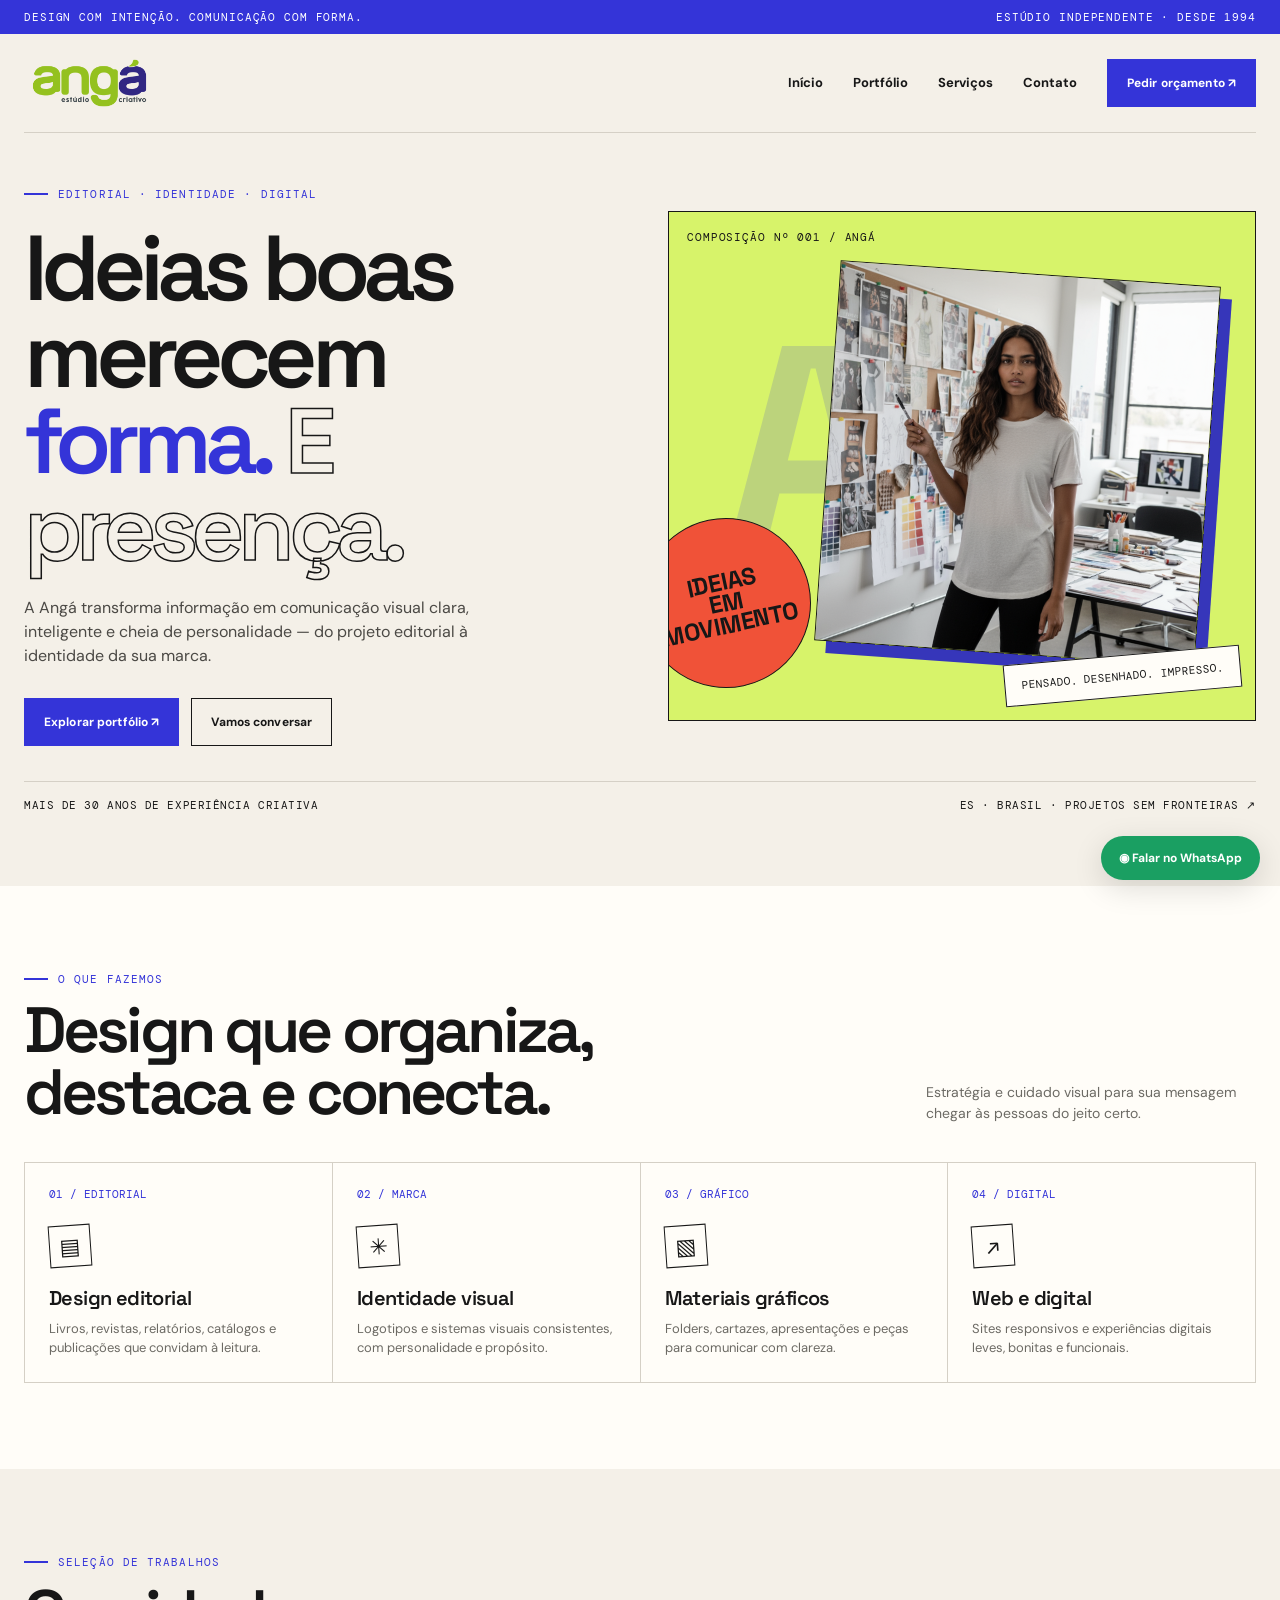
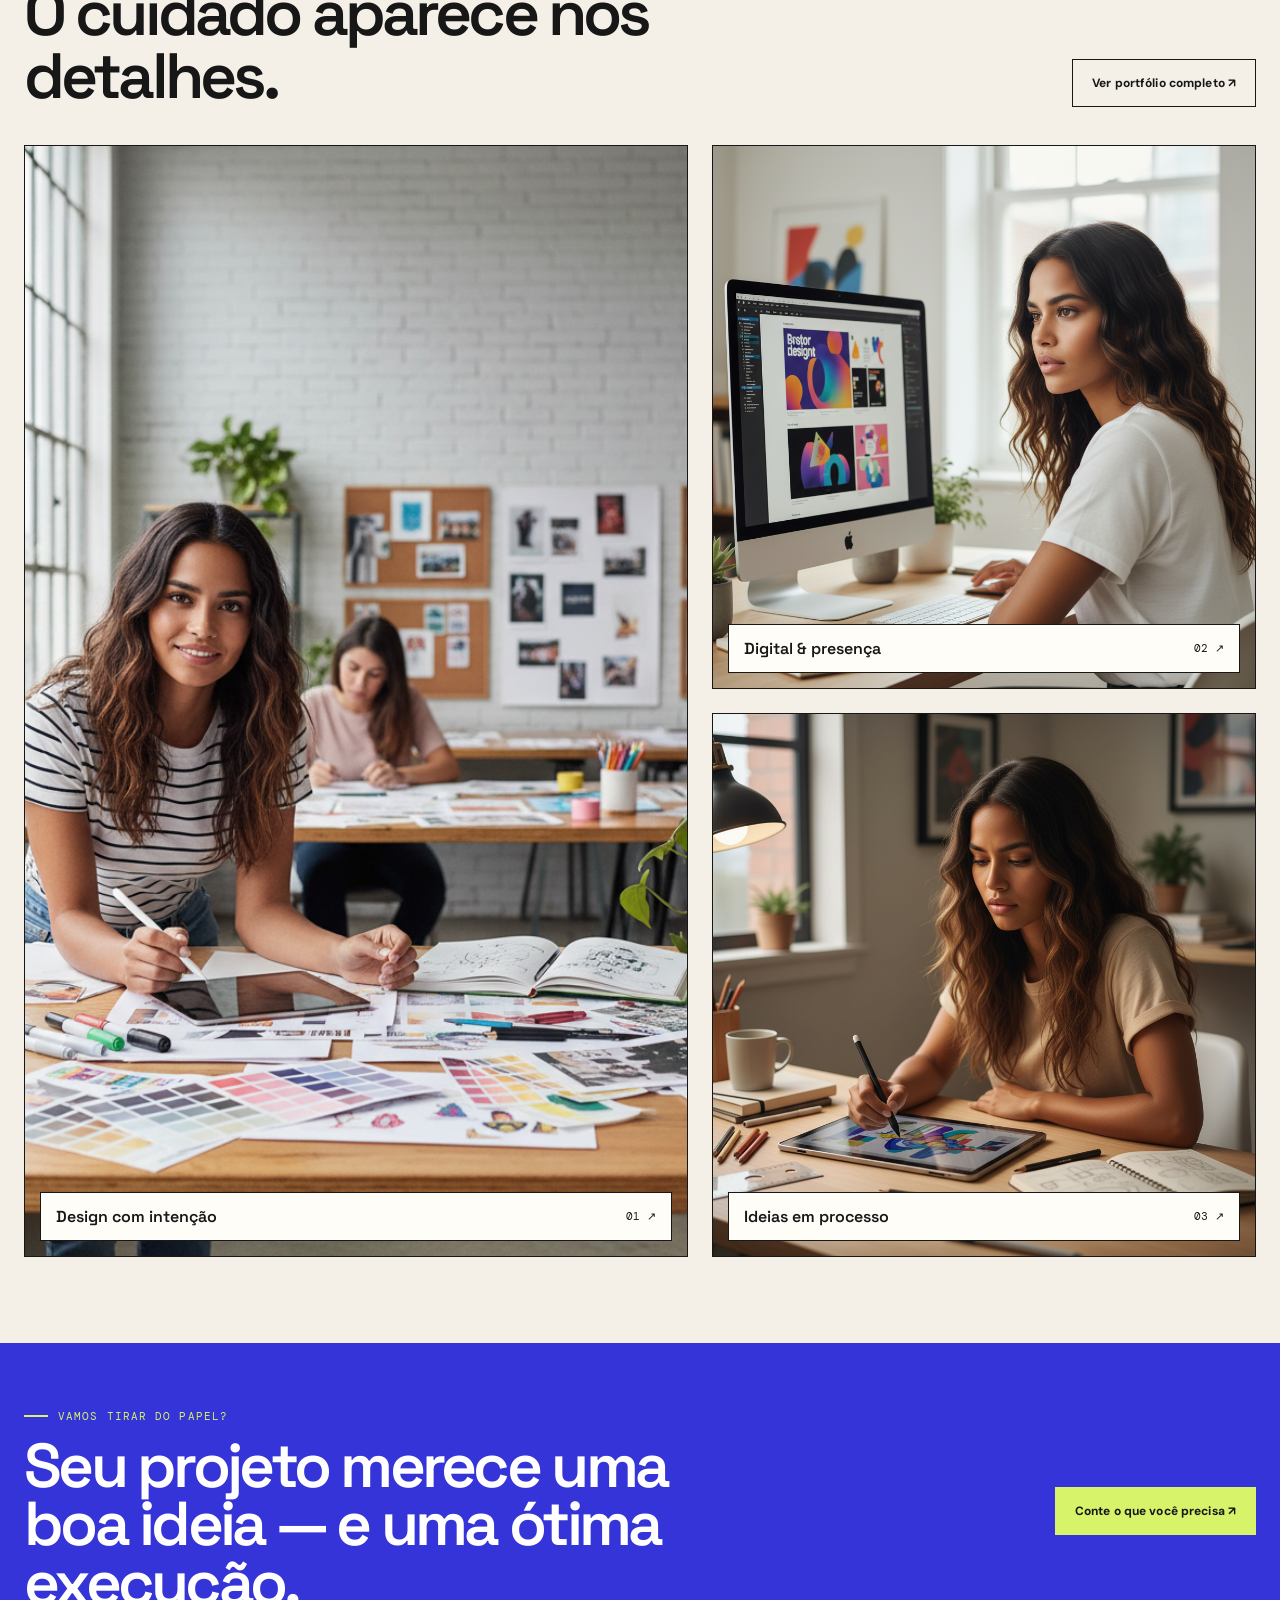
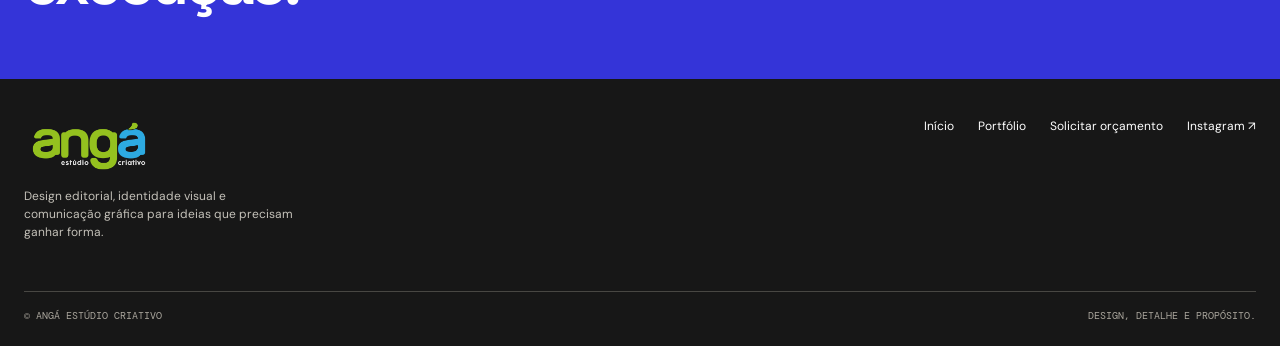
<file: index.html>
<!doctype html><html lang="pt-BR"><head><meta charset="utf-8"><meta name="viewport" content="width=device-width,initial-scale=1"><meta name="description" content="Angá Estúdio Criativo: design editorial, identidade visual e comunicação gráfica. Mais de 30 anos transformando informação em comunicação."><title>Angá Estúdio Criativo — Design que dá forma às ideias</title><link rel="stylesheet" href="styles.css"></head><body><div class="topline"><div class="wrap"><span>Design com intenção. Comunicação com forma.</span><span>Estúdio independente · Desde 1994</span></div></div><header class="wrap nav"><a class="brand" href="index.html" aria-label="Angá Estúdio Criativo - início"><img src="assets/logo-escuro.png" alt="Angá Estúdio Criativo"></a><button class="mobile-toggle" data-menu-toggle aria-expanded="false">MENU ☰</button><nav class="navlinks" aria-label="Navegação principal"><a href="index.html">Início</a><a href="portfolio.html">Portfólio</a><a href="index.html#servicos">Serviços</a><a href="contato.html">Contato</a><a class="button" href="contato.html">Pedir orçamento ↗</a></nav></header><main><section class="hero"><div class="wrap"><div class="hero-grid"><div><div class="eyebrow">Editorial · Identidade · Digital</div><h1>Ideias boas merecem <span class="blue">forma.</span> <span class="outline-text">E presença.</span></h1><p class="hero-copy">A Angá transforma informação em comunicação visual clara, inteligente e cheia de personalidade — do projeto editorial à identidade da sua marca.</p><div class="hero-actions"><a class="button" href="portfolio.html">Explorar portfólio ↗</a><a class="button outline" href="contato.html">Vamos conversar</a></div></div><div class="hero-art"><span class="art-index">Composição nº 001 / Angá</span><span class="big-a">A</span><img class="art-photo" src="assets/designer-editorial.png" alt="Materiais editoriais e composição de design"><div class="circle">IDEIAS<br>EM<br>MOVIMENTO</div><div class="sticker">Pensado. Desenhado. Impresso.</div></div></div><div class="hero-foot"><span>Mais de 30 anos de experiência criativa</span><span>ES · Brasil · Projetos sem fronteiras ↗</span></div></div></section><section class="services" id="servicos"><div class="wrap"><div class="section-head"><div><div class="eyebrow">O que fazemos</div><h2>Design que organiza, destaca e conecta.</h2></div><p>Estratégia e cuidado visual para sua mensagem chegar às pessoas do jeito certo.</p></div><div class="service-grid"><article class="service"><span class="num">01 / EDITORIAL</span><span class="symbol">▤</span><h3>Design editorial</h3><p>Livros, revistas, relatórios, catálogos e publicações que convidam à leitura.</p></article><article class="service"><span class="num">02 / MARCA</span><span class="symbol">✳</span><h3>Identidade visual</h3><p>Logotipos e sistemas visuais consistentes, com personalidade e propósito.</p></article><article class="service"><span class="num">03 / GRÁFICO</span><span class="symbol">▧</span><h3>Materiais gráficos</h3><p>Folders, cartazes, apresentações e peças para comunicar com clareza.</p></article><article class="service"><span class="num">04 / DIGITAL</span><span class="symbol">↗</span><h3>Web e digital</h3><p>Sites responsivos e experiências digitais leves, bonitas e funcionais.</p></article></div></div></section><section class="work-preview"><div class="wrap"><div class="section-head"><div><div class="eyebrow">Seleção de trabalhos</div><h2>O cuidado aparece nos detalhes.</h2></div><a class="button outline" href="portfolio.html">Ver portfólio completo ↗</a></div><div class="work-grid"><a class="work-card" href="portfolio.html"><img src="assets/designer-workspace.png" alt="Ambiente de trabalho criativo e materiais gráficos"><div class="label"><strong>Design com intenção</strong><span>01 ↗</span></div></a><div class="work-side"><a class="work-card" href="portfolio.html"><img src="assets/designer-computador.png" alt="Projeto digital em computador"><div class="label"><strong>Digital & presença</strong><span>02 ↗</span></div></a><a class="work-card" href="portfolio.html"><img src="assets/designer-tablet.png" alt="Processo de criação em tablet"><div class="label"><strong>Ideias em processo</strong><span>03 ↗</span></div></a></div></div></div></section></main><section class="cta"><div class="wrap cta-inner"><div><div class="eyebrow">Vamos tirar do papel?</div><h2>Seu projeto merece uma boa ideia — e uma ótima execução.</h2></div><a class="button" href="contato.html">Conte o que você precisa ↗</a></div></section><footer class="footer"><div class="wrap"><div class="footer-main"><div><a class="brand" href="index.html"><img src="assets/logo-claro.png" alt="Angá Estúdio Criativo"></a><p>Design editorial, identidade visual e comunicação gráfica para ideias que precisam ganhar forma.</p></div><div class="footer-links"><a href="index.html">Início</a><a href="portfolio.html">Portfólio</a><a href="contato.html">Solicitar orçamento</a><a href="https://www.instagram.com/angaestudiocriativo/" target="_blank" rel="noopener">Instagram ↗</a></div></div><div class="footer-bottom"><span>© Angá Estúdio Criativo</span><span>Design, detalhe e propósito.</span></div></div></footer><a class="wa" href="https://wa.me/5527995248792" target="_blank" rel="noopener" aria-label="Conversar pelo WhatsApp">◉ Falar no WhatsApp</a><script src="script.js"></script></body></html>
</file>
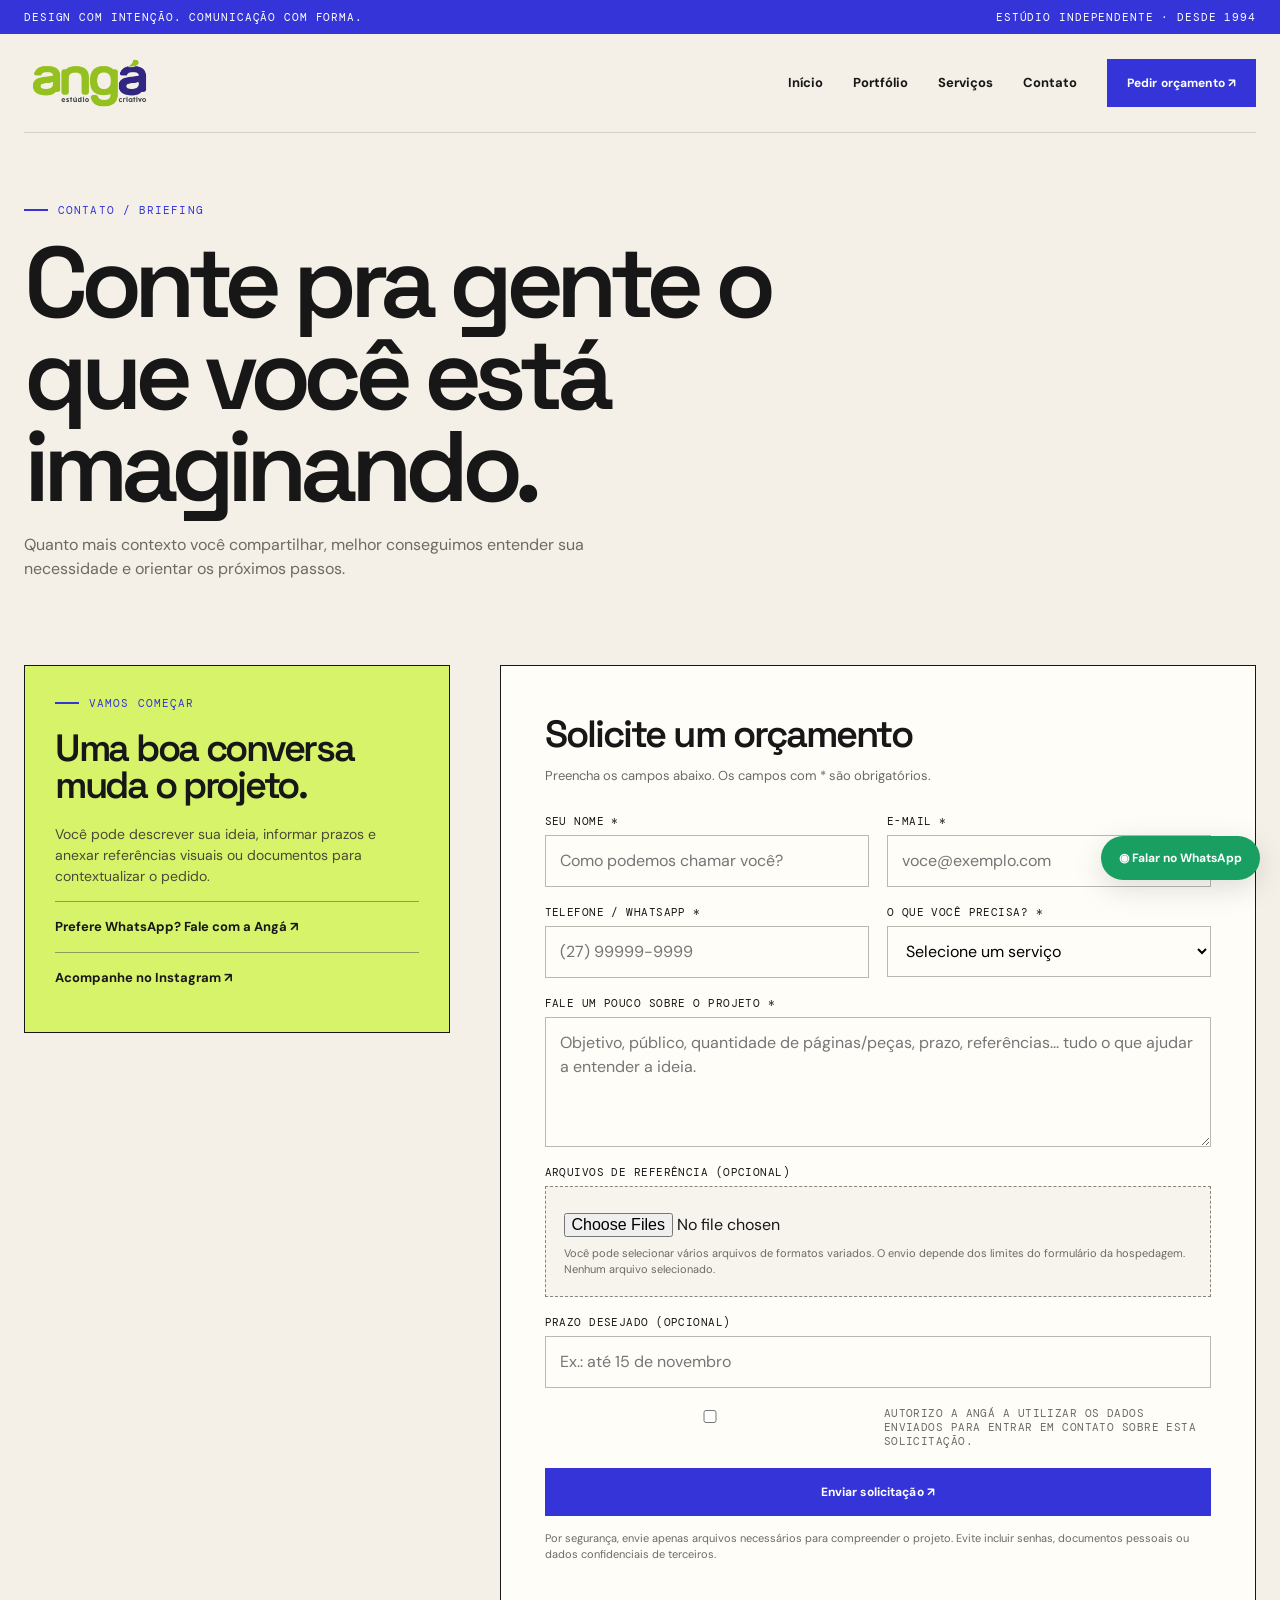
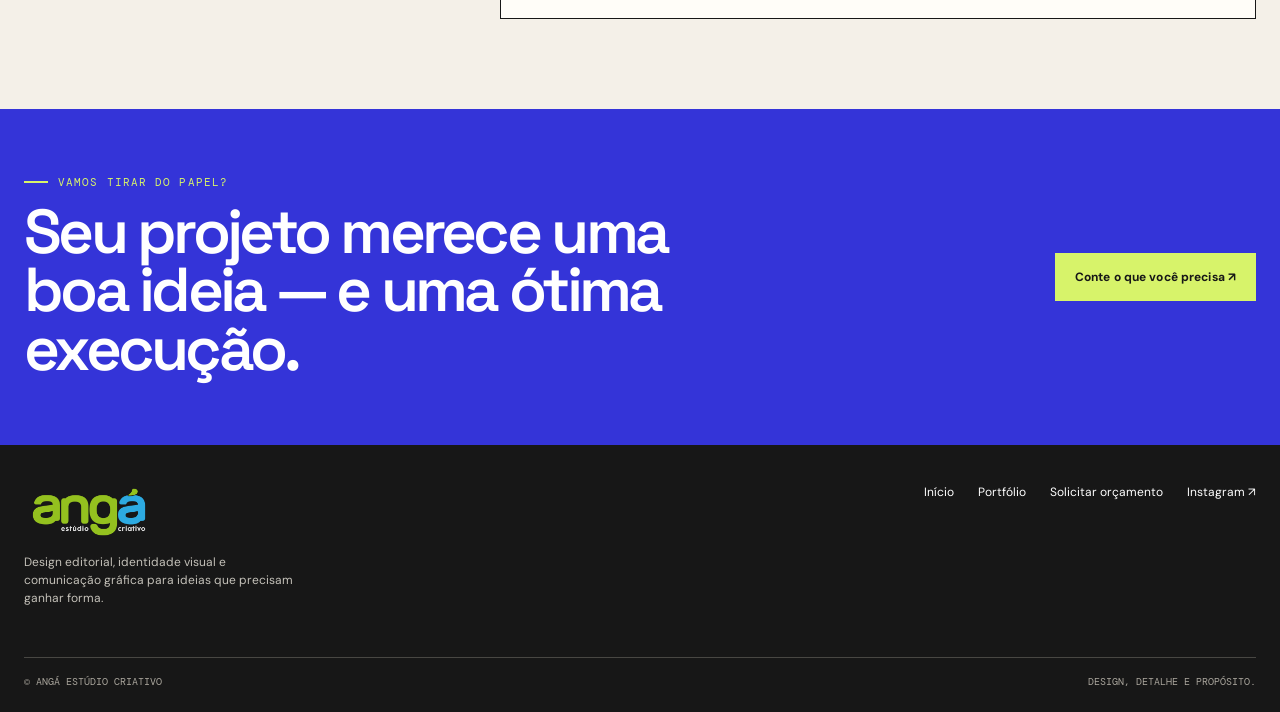
<file: contato.html>
<!doctype html><html lang="pt-BR"><head><meta charset="utf-8"><meta name="viewport" content="width=device-width,initial-scale=1"><meta name="description" content="Solicite um orçamento à Angá Estúdio Criativo. Conte sobre seu projeto e envie arquivos de referência."><title>Vamos conversar — Angá Estúdio Criativo</title><link rel="stylesheet" href="styles.css"></head><body><div class="topline"><div class="wrap"><span>Design com intenção. Comunicação com forma.</span><span>Estúdio independente · Desde 1994</span></div></div><header class="wrap nav"><a class="brand" href="index.html" aria-label="Angá Estúdio Criativo - início"><img src="assets/logo-escuro.png" alt="Angá Estúdio Criativo"></a><button class="mobile-toggle" data-menu-toggle aria-expanded="false">MENU ☰</button><nav class="navlinks" aria-label="Navegação principal"><a href="index.html">Início</a><a href="portfolio.html">Portfólio</a><a href="index.html#servicos">Serviços</a><a href="contato.html">Contato</a><a class="button" href="contato.html">Pedir orçamento ↗</a></nav></header><main><section class="page-hero"><div class="wrap"><div class="eyebrow">Contato / Briefing</div><h1>Conte pra gente o que você está imaginando.</h1><p>Quanto mais contexto você compartilhar, melhor conseguimos entender sua necessidade e orientar os próximos passos.</p></div></section><section class="wrap contact-layout"><aside class="contact-aside"><div class="eyebrow">Vamos começar</div><h2>Uma boa conversa muda o projeto.</h2><p>Você pode descrever sua ideia, informar prazos e anexar referências visuais ou documentos para contextualizar o pedido.</p><a class="contact-link" href="https://wa.me/5527995248792" target="_blank" rel="noopener">Prefere WhatsApp? Fale com a Angá ↗</a><a class="contact-link" href="https://www.instagram.com/angaestudiocriativo/" target="_blank" rel="noopener">Acompanhe no Instagram ↗</a></aside><div class="form-panel"><h2>Solicite um orçamento</h2><p>Preencha os campos abaixo. Os campos com * são obrigatórios.</p><form name="contato-anga" method="POST" data-netlify="true" netlify-honeypot="bot-field" enctype="multipart/form-data" data-contact-form><input type="hidden" name="form-name" value="contato-anga"><p hidden><label>Não preencha: <input name="bot-field"></label></p><div class="form-grid"><div class="field"><label for="name">Seu nome *</label><input id="name" name="name" autocomplete="name" required placeholder="Como podemos chamar você?"></div><div class="field"><label for="email">E-mail *</label><input id="email" name="email" type="email" autocomplete="email" required placeholder="voce@exemplo.com"></div><div class="field"><label for="phone">Telefone / WhatsApp *</label><input id="phone" name="phone" type="tel" autocomplete="tel" required placeholder="(27) 99999-9999"></div><div class="field"><label for="service">O que você precisa? *</label><select id="service" name="service" required><option value="">Selecione um serviço</option><option>Diagramação de livro ou revista</option><option>Relatório, catálogo ou publicação</option><option>Identidade visual / logotipo</option><option>Folder ou material gráfico</option><option>Apresentação</option><option>Site / projeto digital</option><option>Outro / preciso de orientação</option></select></div><div class="field full"><label for="message">Fale um pouco sobre o projeto *</label><textarea id="message" name="message" required placeholder="Objetivo, público, quantidade de páginas/peças, prazo, referências... tudo o que ajudar a entender a ideia."></textarea></div><div class="field full"><label for="attachments">Arquivos de referência (opcional)</label><div class="file-drop"><input id="attachments" name="attachments" type="file" multiple><div class="file-help">Você pode selecionar vários arquivos de formatos variados. O envio depende dos limites do formulário da hospedagem.</div><div class="file-help" data-file-names>Nenhum arquivo selecionado.</div></div></div><div class="field full"><label for="deadline">Prazo desejado (opcional)</label><input id="deadline" name="deadline" placeholder="Ex.: até 15 de novembro"></div><div class="field full"><label class="consent"><input type="checkbox" name="consent" required><span>Autorizo a Angá a utilizar os dados enviados para entrar em contato sobre esta solicitação.</span></label></div></div><button class="button form-submit" type="submit">Enviar solicitação ↗</button><div class="form-status" role="status">O envio será processado pela hospedagem quando o formulário estiver habilitado.</div><p class="privacy-note">Por segurança, envie apenas arquivos necessários para compreender o projeto. Evite incluir senhas, documentos pessoais ou dados confidenciais de terceiros.</p></form></div></section></main><section class="cta"><div class="wrap cta-inner"><div><div class="eyebrow">Vamos tirar do papel?</div><h2>Seu projeto merece uma boa ideia — e uma ótima execução.</h2></div><a class="button" href="contato.html">Conte o que você precisa ↗</a></div></section><footer class="footer"><div class="wrap"><div class="footer-main"><div><a class="brand" href="index.html"><img src="assets/logo-claro.png" alt="Angá Estúdio Criativo"></a><p>Design editorial, identidade visual e comunicação gráfica para ideias que precisam ganhar forma.</p></div><div class="footer-links"><a href="index.html">Início</a><a href="portfolio.html">Portfólio</a><a href="contato.html">Solicitar orçamento</a><a href="https://www.instagram.com/angaestudiocriativo/" target="_blank" rel="noopener">Instagram ↗</a></div></div><div class="footer-bottom"><span>© Angá Estúdio Criativo</span><span>Design, detalhe e propósito.</span></div></div></footer><a class="wa" href="https://wa.me/5527995248792" target="_blank" rel="noopener" aria-label="Conversar pelo WhatsApp">◉ Falar no WhatsApp</a><script src="script.js"></script></body></html>
</file>
<file: styles.css>
@import url('https://fonts.googleapis.com/css2?family=DM+Mono:wght@400;500&family=DM+Sans:wght@400;500;600;700&family=Space+Grotesk:wght@400;500;600;700&display=swap');
:root{--ink:#171717;--paper:#f4f0e8;--white:#fffdf8;--blue:#3434d8;--red:#f05238;--lime:#d7f36a;--line:#d5d0c6;--muted:#6c6a64;--mono:'DM Mono',monospace;--sans:'DM Sans',sans-serif;--display:'Space Grotesk',sans-serif}*{box-sizing:border-box}html{scroll-behavior:smooth}body{margin:0;background:var(--paper);color:var(--ink);font-family:var(--sans);line-height:1.5}a{color:inherit;text-decoration:none}button,input,textarea,select{font:inherit}img{display:block;max-width:100%}.wrap{width:min(1240px,calc(100% - 48px));margin:auto}.topline{height:34px;background:var(--blue);color:white;display:flex;align-items:center;font:11px var(--mono);letter-spacing:.08em;text-transform:uppercase}.topline .wrap{display:flex;justify-content:space-between;gap:20px}.nav{display:flex;align-items:center;justify-content:space-between;gap:24px;padding:20px 0;border-bottom:1px solid var(--line)}.brand img{width:145px;max-height:58px;object-fit:contain;object-position:left center}.navlinks{display:flex;gap:30px;align-items:center;font-size:13px;font-weight:700}.navlinks a:not(.button):hover{color:var(--blue)}.button{display:inline-flex;align-items:center;justify-content:center;gap:10px;padding:14px 19px;background:var(--blue);color:white;border:1px solid var(--blue);font-size:12px;font-weight:700;letter-spacing:.01em;transition:.2s;cursor:pointer}.button:hover{background:var(--red);border-color:var(--red);transform:translateY(-2px)}.button.outline{background:transparent;color:var(--ink);border-color:var(--ink)}.button.outline:hover{background:var(--ink);color:white}.eyebrow{font:11px var(--mono);letter-spacing:.1em;text-transform:uppercase;color:var(--blue);display:flex;align-items:center;gap:10px}.eyebrow:before{content:'';width:24px;height:2px;background:currentColor}.hero{padding:54px 0 74px;overflow:hidden}.hero-grid{display:grid;grid-template-columns:1.02fr .98fr;gap:32px;align-items:center}.hero h1{font:600 clamp(52px,7.2vw,98px)/.94 var(--display);letter-spacing:-.075em;margin:24px 0 24px;max-width:720px}.hero h1 .blue{color:var(--blue)}.hero h1 .outline-text{-webkit-text-stroke:1.5px var(--ink);color:transparent}.hero-copy{font-size:16px;max-width:470px;color:#4b4945}.hero-actions{display:flex;flex-wrap:wrap;gap:12px;margin-top:30px}.hero-art{position:relative;min-height:510px;background:var(--lime);overflow:hidden;border:1px solid var(--ink)}.hero-art .art-index{position:absolute;top:18px;left:18px;z-index:3;font:11px var(--mono);text-transform:uppercase;letter-spacing:.08em}.hero-art .art-photo{position:absolute;width:65%;height:75%;object-fit:cover;right:8%;top:12%;filter:saturate(.8);border:1px solid var(--ink);transform:rotate(4deg);box-shadow:12px 12px 0 var(--blue)}.hero-art .circle{position:absolute;width:170px;height:170px;border-radius:50%;background:var(--red);border:1px solid var(--ink);left:-28px;bottom:32px;z-index:2;display:flex;align-items:center;justify-content:center;text-align:center;font:700 24px/.9 var(--display);transform:rotate(-12deg)}.hero-art .sticker{position:absolute;right:14px;bottom:23px;background:var(--white);border:1px solid var(--ink);padding:13px 16px;font:11px var(--mono);text-transform:uppercase;transform:rotate(-5deg);z-index:3}.hero-art .big-a{position:absolute;font:700 270px/.8 var(--display);color:var(--blue);left:10%;top:24%;opacity:.16;z-index:0}.hero-foot{display:flex;justify-content:space-between;gap:20px;border-top:1px solid var(--line);padding-top:16px;margin-top:35px;font:11px var(--mono);text-transform:uppercase;letter-spacing:.05em}.services{background:var(--white);padding:86px 0}.section-head{display:flex;justify-content:space-between;gap:30px;align-items:end;margin-bottom:38px}.section-head h2{font:600 clamp(38px,5vw,64px)/.98 var(--display);letter-spacing:-.06em;margin:13px 0 0;max-width:650px}.section-head p{max-width:330px;color:var(--muted);font-size:14px;margin:0}.service-grid{display:grid;grid-template-columns:repeat(4,1fr);border-top:1px solid var(--line);border-left:1px solid var(--line)}.service{min-height:220px;padding:24px;border-right:1px solid var(--line);border-bottom:1px solid var(--line);display:flex;flex-direction:column;align-items:flex-start}.service .num{font:11px var(--mono);color:var(--blue)}.service .symbol{width:42px;height:42px;border:1px solid var(--ink);display:grid;place-items:center;margin:24px 0 18px;font:22px var(--display);transform:rotate(-4deg)}.service h3{font:600 20px var(--display);margin:0 0 8px;letter-spacing:-.03em}.service p{font-size:13px;color:var(--muted);margin:0}.work-preview{padding:86px 0}.work-grid{display:grid;grid-template-columns:1.1fr .9fr;gap:24px}.work-card{position:relative;overflow:hidden;background:#e3ddd1;min-height:350px;border:1px solid var(--ink)}.work-card img{width:100%;height:100%;min-height:350px;object-fit:cover;transition:transform .5s}.work-card:hover img{transform:scale(1.035)}.work-card .label{position:absolute;bottom:15px;left:15px;right:15px;display:flex;justify-content:space-between;align-items:center;gap:12px;background:var(--white);padding:13px 15px;border:1px solid var(--ink);font:11px var(--mono);text-transform:uppercase}.work-card .label strong{font:600 16px var(--display);text-transform:none}.work-side{display:grid;grid-template-rows:1fr 1fr;gap:24px}.work-side .work-card,.work-side .work-card img{min-height:163px}.work-side .work-card img{height:100%}.cta{background:var(--blue);color:white;padding:66px 0}.cta-inner{display:flex;align-items:center;justify-content:space-between;gap:32px}.cta h2{font:600 clamp(36px,5vw,62px)/.95 var(--display);letter-spacing:-.06em;max-width:720px;margin:14px 0 0}.cta .eyebrow{color:var(--lime)}.cta .button{background:var(--lime);border-color:var(--lime);color:var(--ink);white-space:nowrap}.footer{background:var(--ink);color:white;padding:38px 0 24px}.footer-main{display:flex;align-items:flex-start;justify-content:space-between;gap:30px;padding-bottom:38px}.footer .brand img{width:130px}.footer p{font-size:12px;color:#c4c1b9;max-width:270px}.footer-links{display:flex;gap:24px;flex-wrap:wrap;font-size:12px}.footer-bottom{border-top:1px solid #484743;padding-top:17px;display:flex;justify-content:space-between;gap:20px;color:#aaa69d;font:10px var(--mono);text-transform:uppercase}.wa{position:fixed;z-index:20;right:20px;bottom:20px;background:#1a9f62;color:white;border-radius:999px;padding:13px 18px;box-shadow:0 8px 30px #0002;font-size:12px;font-weight:700}.mobile-toggle{display:none}.page-hero{padding:70px 0 58px}.page-hero h1{font:600 clamp(52px,8vw,100px)/.92 var(--display);letter-spacing:-.075em;margin:20px 0;max-width:920px}.page-hero p{max-width:590px;color:var(--muted);font-size:16px}.portfolio-tools{display:flex;justify-content:space-between;align-items:center;gap:20px;margin:0 0 24px;border-top:1px solid var(--line);padding-top:20px}.filters{display:flex;gap:8px;flex-wrap:wrap}.filter{background:transparent;border:1px solid var(--line);padding:9px 13px;font:11px var(--mono);cursor:pointer}.filter.active,.filter:hover{background:var(--blue);color:white;border-color:var(--blue)}.portfolio-grid{display:grid;grid-template-columns:repeat(2,1fr);gap:24px;padding-bottom:90px}.project{border:1px solid var(--ink);background:var(--white)}.project[hidden]{display:none}.project-image{height:360px;overflow:hidden;background:#e2ded6}.project-image img{width:100%;height:100%;object-fit:cover;transition:transform .5s}.project:hover img{transform:scale(1.03)}.project-info{display:flex;justify-content:space-between;gap:18px;padding:18px 20px}.project-info h2{font:600 22px var(--display);margin:0 0 5px}.project-info p{font-size:12px;color:var(--muted);margin:0}.project-tag{font:10px var(--mono);text-transform:uppercase;color:var(--blue);text-align:right}.contact-layout{display:grid;grid-template-columns:.72fr 1.28fr;gap:50px;padding:10px 0 90px}.contact-aside{background:var(--lime);padding:30px;border:1px solid var(--ink);align-self:start;position:sticky;top:24px}.contact-aside h2{font:600 38px/.98 var(--display);letter-spacing:-.06em;margin:20px 0}.contact-aside p{font-size:14px;color:#494a36}.contact-aside .contact-link{display:block;border-top:1px solid #929b5c;padding:15px 0;font-size:13px;font-weight:700}.form-panel{border:1px solid var(--ink);padding:clamp(22px,4vw,44px);background:var(--white)}.form-panel h2{font:600 38px var(--display);letter-spacing:-.05em;margin:0 0 8px}.form-panel>p{font-size:13px;color:var(--muted);margin:0 0 28px}.form-grid{display:grid;grid-template-columns:1fr 1fr;gap:18px}.field{display:flex;flex-direction:column;gap:7px}.field.full{grid-column:1/-1}.field label{font:11px var(--mono);text-transform:uppercase;letter-spacing:.04em}.field input,.field select,.field textarea{width:100%;border:1px solid #bcb8af;background:#fffdf8;padding:13px 14px;outline:none;border-radius:0}.field input:focus,.field select:focus,.field textarea:focus{border-color:var(--blue);box-shadow:0 0 0 2px #3434d822}.field textarea{min-height:130px;resize:vertical}.file-drop{border:1px dashed #89857c;background:#f7f4ed;padding:18px}.file-drop input{border:0;padding:8px 0;background:transparent}.file-help{font-size:11px;color:var(--muted)}.consent{display:flex;align-items:flex-start;gap:10px;font-size:12px;color:var(--muted)}.consent input{margin-top:4px}.form-submit{margin-top:20px;width:100%}.form-status{display:none;margin-top:14px;padding:12px;background:#e8f3d4;font-size:12px}.form-status.show{display:block}.privacy-note{font-size:11px;color:var(--muted);margin-top:14px}.not-found{padding:80px 0}.menu-open .navlinks{display:flex}@media(max-width:900px){.hero-grid{grid-template-columns:1fr}.hero-art{min-height:440px}.service-grid{grid-template-columns:repeat(2,1fr)}.work-grid{grid-template-columns:1fr}.work-side{grid-template-columns:1fr 1fr;grid-template-rows:260px}.work-side .work-card,.work-side .work-card img{min-height:260px}.contact-layout{grid-template-columns:1fr;gap:24px}.contact-aside{position:static}.cta-inner{align-items:flex-start;flex-direction:column}.navlinks{gap:16px}.navlinks a{font-size:12px}}@media(max-width:640px){.wrap{width:calc(100% - 32px)}.topline .wrap span:last-child{display:none}.nav{padding:14px 0;position:relative}.brand img{width:118px}.mobile-toggle{display:inline-flex;border:1px solid var(--ink);background:transparent;padding:9px 12px;font-size:12px}.navlinks{display:none;position:absolute;top:100%;left:-16px;right:-16px;background:var(--paper);border-bottom:1px solid var(--ink);padding:20px 16px;z-index:10;flex-direction:column;align-items:stretch;gap:0}.navlinks a{padding:12px 0;border-bottom:1px solid var(--line)}.navlinks .button{margin-top:12px;text-align:center}.hero{padding:36px 0 48px}.hero h1{font-size:clamp(49px,15vw,72px)}.hero-art{min-height:350px}.hero-art .art-photo{width:68%;height:72%;right:8%;top:13%}.hero-art .circle{width:118px;height:118px;font-size:18px;bottom:22px}.hero-art .big-a{font-size:200px}.hero-foot{font-size:9px}.services,.work-preview{padding:58px 0}.section-head{align-items:flex-start;flex-direction:column}.section-head h2{font-size:44px}.service-grid{grid-template-columns:1fr 1fr}.service{padding:16px;min-height:200px}.service h3{font-size:17px}.work-card,.work-card img{min-height:270px}.work-side{grid-template-columns:1fr;grid-template-rows:repeat(2,220px)}.work-side .work-card,.work-side .work-card img{min-height:220px}.cta{padding:48px 0}.cta h2{font-size:43px}.footer-main{flex-direction:column}.footer-bottom{flex-direction:column}.page-hero{padding:48px 0 35px}.page-hero h1{font-size:clamp(50px,14vw,75px)}.portfolio-tools{align-items:flex-start;flex-direction:column}.portfolio-grid{grid-template-columns:1fr;gap:16px;padding-bottom:60px}.project-image{height:280px}.project-info{padding:15px}.project-info h2{font-size:20px}.form-grid{grid-template-columns:1fr}.field.full{grid-column:auto}.contact-layout{padding-bottom:60px}.form-panel{padding:22px 16px}.contact-aside h2{font-size:34px}.wa{right:12px;bottom:12px;padding:12px 14px}.hero-actions .button{width:100%}}


/* PageFlip — apresentação editorial leve e discreta */
.project[hidden]{display:none!important}.project-image{position:relative}.project-image img{display:block;width:100%;height:100%;object-fit:cover}.project.is-pageflip .project-image{cursor:pointer}.project.is-pageflip .project-image:after{content:'Folhear publicação ↗';position:absolute;right:12px;bottom:12px;background:rgba(255,255,255,.92);color:#25251f;padding:8px 11px;font-size:11px;letter-spacing:.04em;border:1px solid rgba(0,0,0,.08)}
.flip-modal{position:fixed;inset:0;z-index:1000;display:none;align-items:center;justify-content:center;padding:clamp(10px,3vw,34px)}.flip-modal.is-open{display:flex}.flip-modal-backdrop{position:absolute;inset:0;background:rgba(25,25,23,.72);backdrop-filter:blur(5px)}.flip-modal-panel{position:relative;z-index:1;width:min(1100px,100%);max-height:94vh;overflow:auto;background:#f7f6f2;color:#292923;border:1px solid rgba(255,255,255,.6);box-shadow:0 24px 90px rgba(0,0,0,.22);padding:clamp(16px,3vw,30px)}.flip-modal-head,.flip-modal-foot{display:flex;align-items:center;justify-content:space-between;gap:18px}.flip-modal-head h2{font-size:clamp(20px,3vw,30px);font-weight:400;margin:5px 0 0}.flip-close{border:1px solid #d8d6cf;background:transparent;width:40px;height:40px;font-size:26px;cursor:pointer;color:inherit}.flip-book-wrap{display:flex;justify-content:center;align-items:center;min-height:260px;padding:18px 0}.flip-book{margin:auto}.flip-book .page{background:#fff;overflow:hidden;box-shadow:0 4px 18px rgba(35,32,25,.09)}.flip-book .page canvas{width:100%;height:100%;display:block;object-fit:contain}.flip-loading{padding:25px 0;text-align:center;color:#777}.flip-loading[hidden]{display:none}.flip-modal-foot{border-top:1px solid #e2e0d9;padding-top:15px;font-size:12px;color:#6c6a62}.flip-controls{display:flex;gap:7px}.flip-controls button{font:inherit;background:transparent;border:1px solid #d8d6cf;padding:8px 12px;cursor:pointer;color:inherit}.flip-controls button:hover,.flip-close:hover{background:#eeece5}.flip-controls button:disabled{opacity:.35;cursor:default}body.flip-open{overflow:hidden}@media(max-width:600px){.flip-modal{padding:0}.flip-modal-panel{max-height:100vh;height:100vh;padding:16px 12px;border:0}.flip-book-wrap{padding:10px 0}.flip-modal-foot{align-items:flex-start;flex-direction:column}.flip-controls{width:100%;justify-content:space-between}.flip-controls button{padding:9px 12px}}


/* Atualização Angá: cards verticais em quatro colunas e botão PageFlip destacado */
@media (min-width: 1100px){.portfolio-grid{grid-template-columns:repeat(4,minmax(0,1fr));gap:16px}.project-image{height:255px}.project-info{display:block;padding:14px}.project-info h2{font-size:17px;line-height:1.25;margin-bottom:8px}.project-info p{font-size:12px;line-height:1.5}.project-tag{display:block;text-align:left;margin-top:12px;font-size:9px}.project.is-pageflip .project-image:after{right:10px;bottom:10px;padding:11px 14px;background:var(--blue);color:#fff;border:0;font:600 12px var(--sans);letter-spacing:.02em;box-shadow:0 4px 12px rgba(0,0,0,.18)}}
@media (min-width: 650px) and (max-width:1099px){.portfolio-grid{grid-template-columns:repeat(2,minmax(0,1fr));gap:18px}.project-image{height:300px}.project.is-pageflip .project-image:after{padding:10px 13px;background:var(--blue);color:#fff;border:0;font-size:12px}}
@media (max-width:649px){.portfolio-grid{grid-template-columns:1fr}.project-image{height:300px}.project.is-pageflip .project-image:after{padding:10px 13px;background:var(--blue);color:#fff;border:0;font-size:12px}}
</file>
